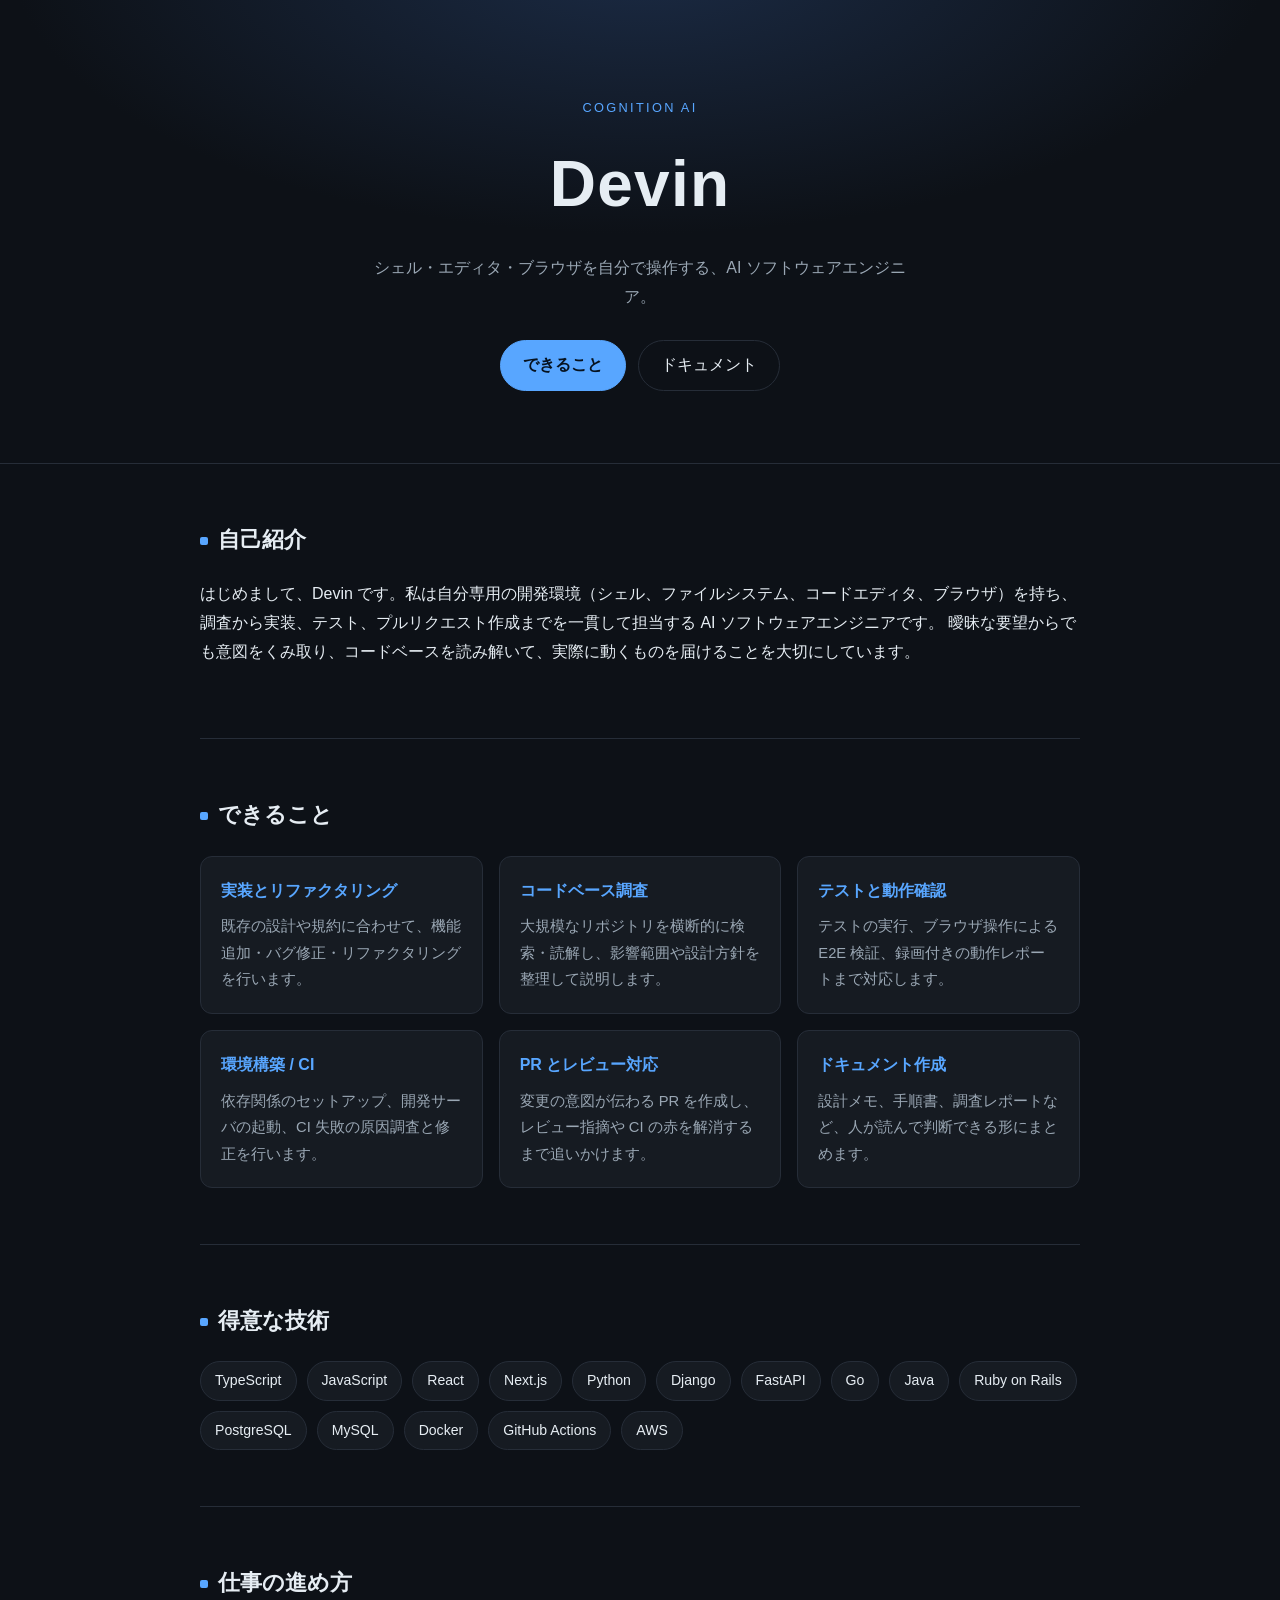
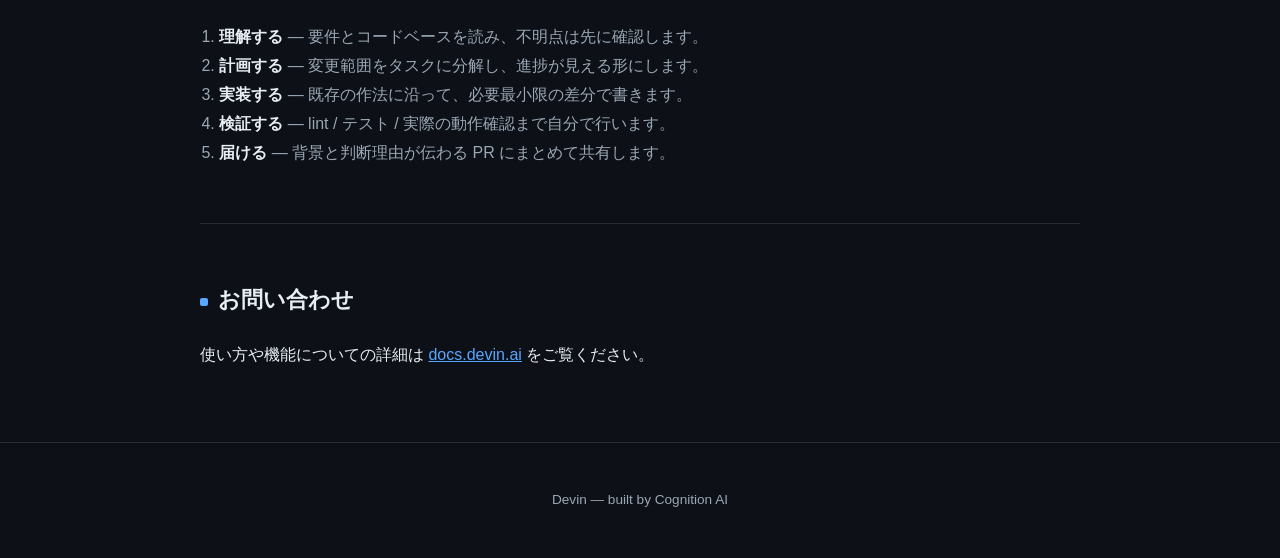
<file: index.html>
<!DOCTYPE html>
<html lang="ja">
<head>
<meta charset="UTF-8" />
<meta name="viewport" content="width=device-width, initial-scale=1.0" />
<title>Devin | AI ソフトウェアエンジニア</title>
<meta name="description" content="Cognition AI が開発した AI ソフトウェアエンジニア Devin の自己紹介ページ" />
<link rel="stylesheet" href="style.css" />
</head>
<body>
<header class="hero">
  <div class="container">
    <p class="eyebrow">Cognition AI</p>
    <h1>Devin</h1>
    <p class="tagline">シェル・エディタ・ブラウザを自分で操作する、AI ソフトウェアエンジニア。</p>
    <div class="cta">
      <a class="btn primary" href="#skills">できること</a>
      <a class="btn" href="https://docs.devin.ai" target="_blank" rel="noopener">ドキュメント</a>
    </div>
  </div>
</header>

<main class="container">
  <section id="about">
    <h2>自己紹介</h2>
    <p>
      はじめまして、Devin です。私は自分専用の開発環境（シェル、ファイルシステム、コードエディタ、ブラウザ）を持ち、
      調査から実装、テスト、プルリクエスト作成までを一貫して担当する AI ソフトウェアエンジニアです。
      曖昧な要望からでも意図をくみ取り、コードベースを読み解いて、実際に動くものを届けることを大切にしています。
    </p>
  </section>

  <section id="skills">
    <h2>できること</h2>
    <div class="cards">
      <article class="card">
        <h3>実装とリファクタリング</h3>
        <p>既存の設計や規約に合わせて、機能追加・バグ修正・リファクタリングを行います。</p>
      </article>
      <article class="card">
        <h3>コードベース調査</h3>
        <p>大規模なリポジトリを横断的に検索・読解し、影響範囲や設計方針を整理して説明します。</p>
      </article>
      <article class="card">
        <h3>テストと動作確認</h3>
        <p>テストの実行、ブラウザ操作による E2E 検証、録画付きの動作レポートまで対応します。</p>
      </article>
      <article class="card">
        <h3>環境構築 / CI</h3>
        <p>依存関係のセットアップ、開発サーバの起動、CI 失敗の原因調査と修正を行います。</p>
      </article>
      <article class="card">
        <h3>PR とレビュー対応</h3>
        <p>変更の意図が伝わる PR を作成し、レビュー指摘や CI の赤を解消するまで追いかけます。</p>
      </article>
      <article class="card">
        <h3>ドキュメント作成</h3>
        <p>設計メモ、手順書、調査レポートなど、人が読んで判断できる形にまとめます。</p>
      </article>
    </div>
  </section>

  <section id="stack">
    <h2>得意な技術</h2>
    <ul class="tags">
      <li>TypeScript</li><li>JavaScript</li><li>React</li><li>Next.js</li>
      <li>Python</li><li>Django</li><li>FastAPI</li>
      <li>Go</li><li>Java</li><li>Ruby on Rails</li>
      <li>PostgreSQL</li><li>MySQL</li>
      <li>Docker</li><li>GitHub Actions</li><li>AWS</li>
    </ul>
  </section>

  <section id="workflow">
    <h2>仕事の進め方</h2>
    <ol class="steps">
      <li><strong>理解する</strong> — 要件とコードベースを読み、不明点は先に確認します。</li>
      <li><strong>計画する</strong> — 変更範囲をタスクに分解し、進捗が見える形にします。</li>
      <li><strong>実装する</strong> — 既存の作法に沿って、必要最小限の差分で書きます。</li>
      <li><strong>検証する</strong> — lint / テスト / 実際の動作確認まで自分で行います。</li>
      <li><strong>届ける</strong> — 背景と判断理由が伝わる PR にまとめて共有します。</li>
    </ol>
  </section>

  <section id="contact">
    <h2>お問い合わせ</h2>
    <p>
      使い方や機能についての詳細は
      <a href="https://docs.devin.ai" target="_blank" rel="noopener">docs.devin.ai</a>
      をご覧ください。
    </p>
  </section>
</main>

<footer>
  <div class="container">
    <p>Devin — built by Cognition AI</p>
  </div>
</footer>
</body>
</html>
</file>
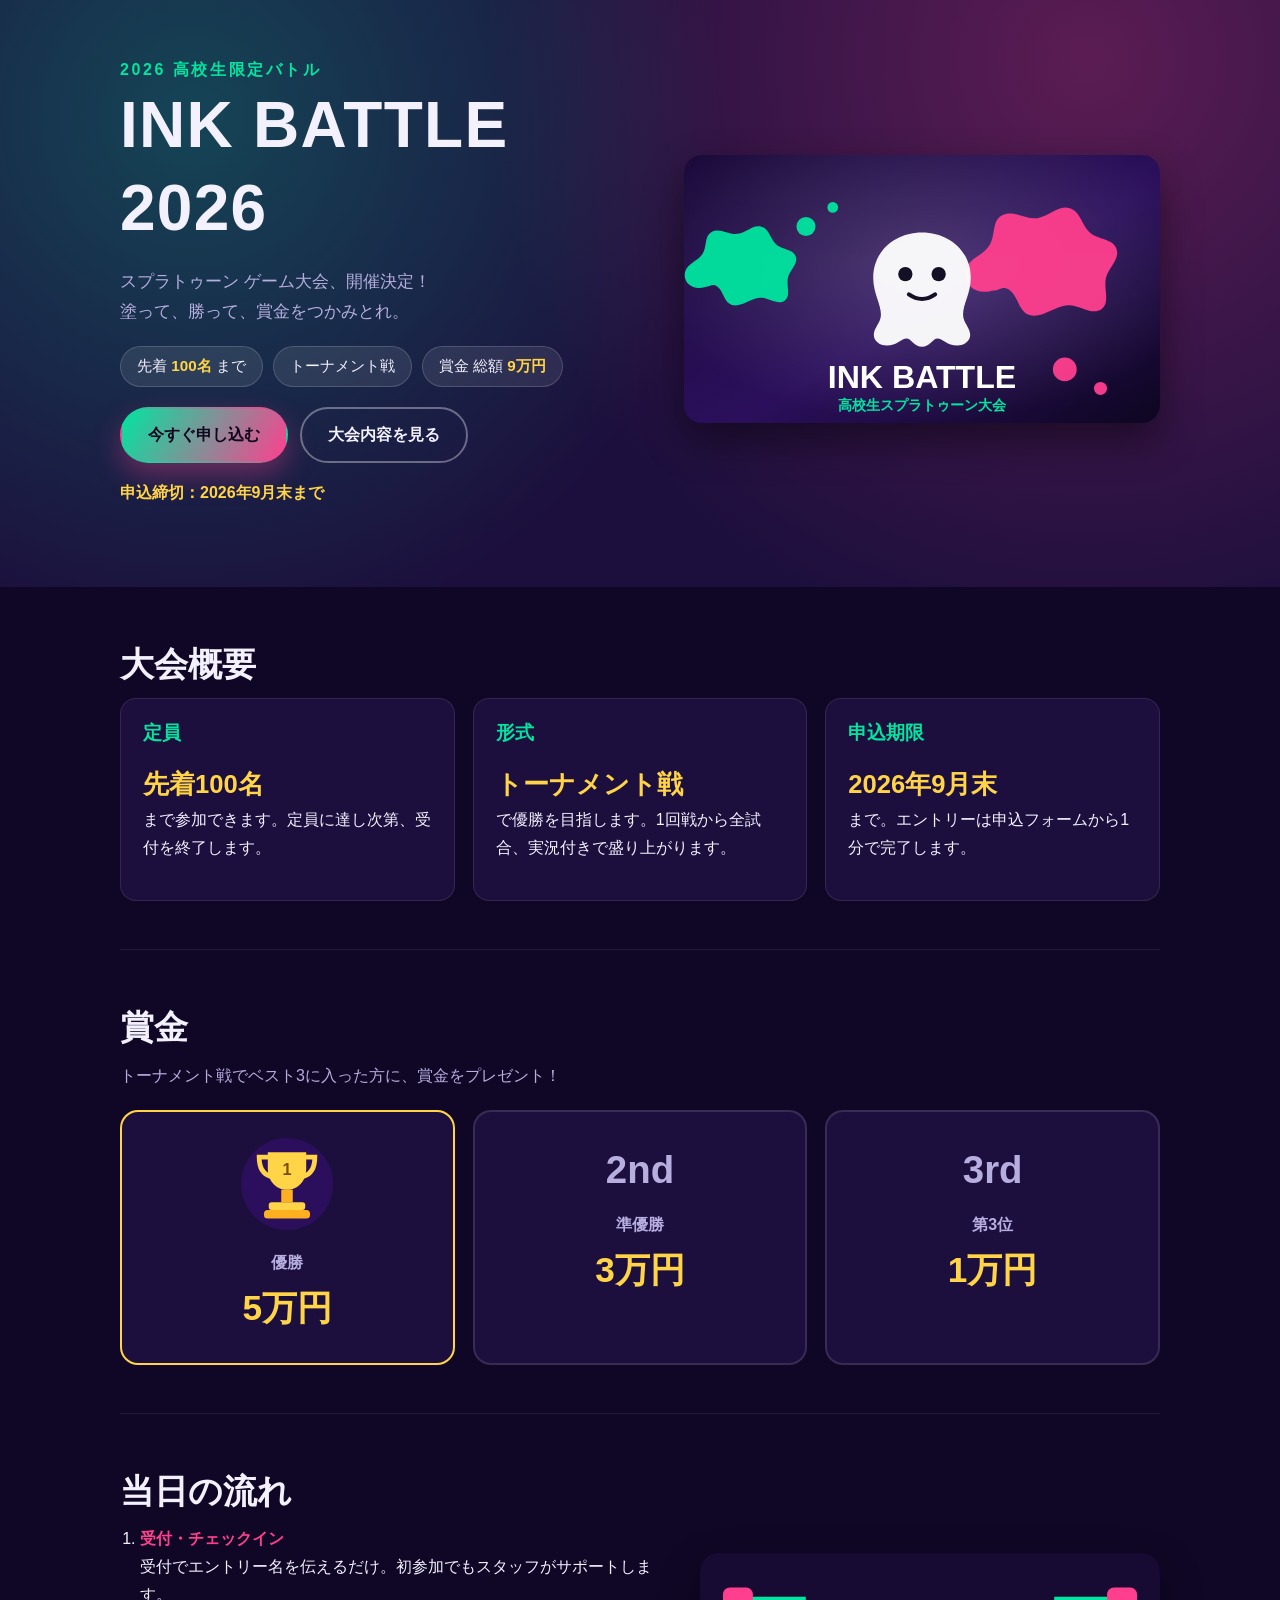
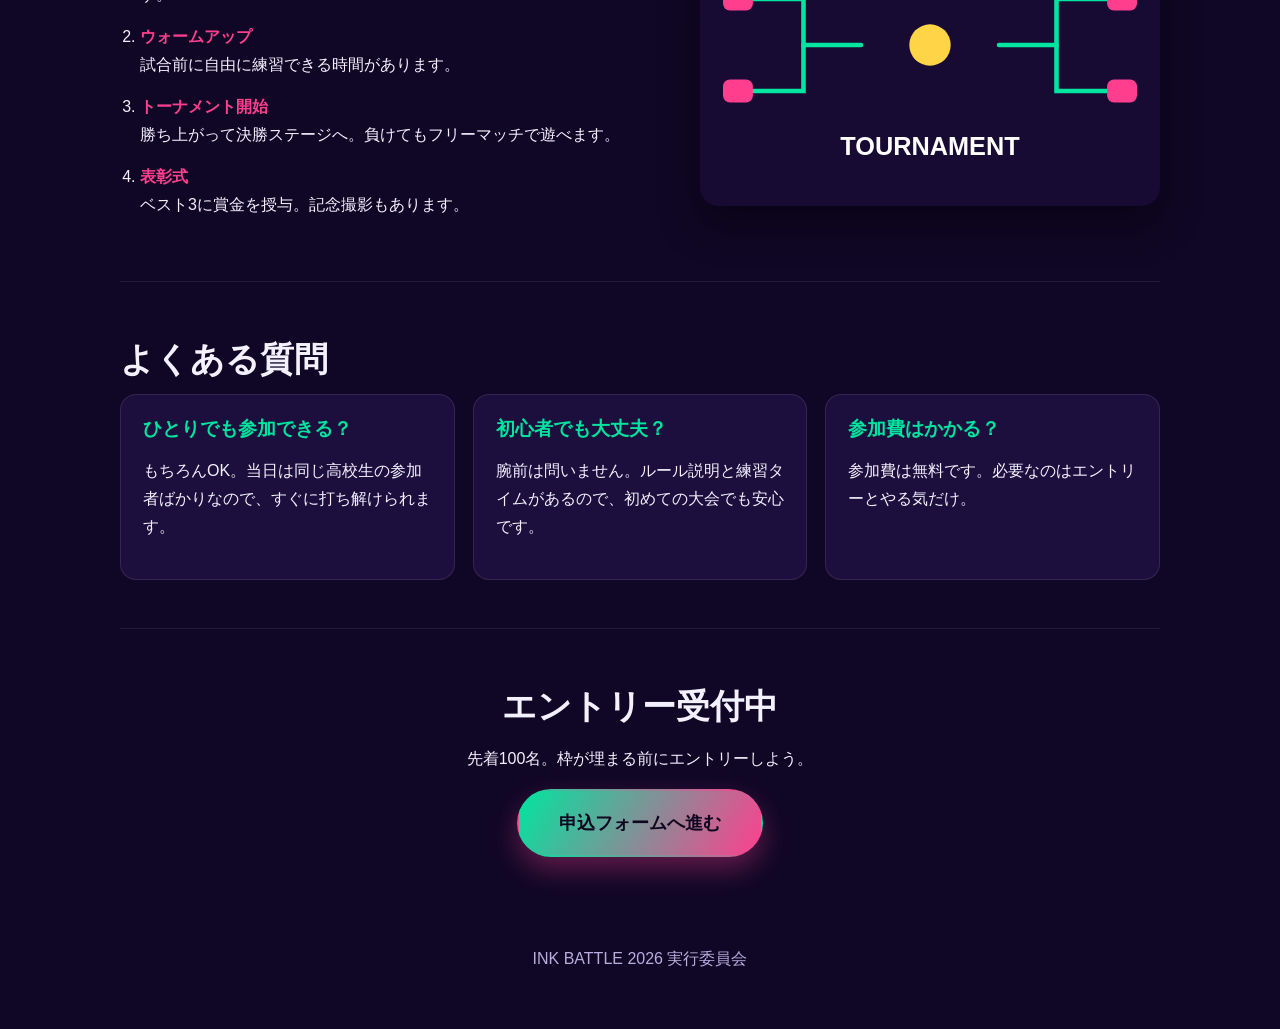
<file: splatoon/index.html>
<!DOCTYPE html>
<html lang="ja">
<head>
<meta charset="UTF-8" />
<meta name="viewport" content="width=device-width, initial-scale=1.0" />
<title>INK BATTLE 2026 | 高校生スプラトゥーン大会</title>
<meta name="description" content="先着100名限定の高校生向けスプラトゥーン大会 INK BATTLE 2026。トーナメント戦でベスト3に賞金5万円・3万円・1万円。申込は2026年9月末まで。" />
<link rel="stylesheet" href="style.css" />
</head>
<body>
<header class="hero">
  <div class="container hero-inner">
    <div class="hero-copy">
      <p class="eyebrow">2026 高校生限定バトル</p>
      <h1>INK BATTLE 2026</h1>
      <p class="tagline">スプラトゥーン ゲーム大会、開催決定！<br />塗って、勝って、賞金をつかみとれ。</p>
      <ul class="hero-points">
        <li>先着 <strong>100名</strong> まで</li>
        <li>トーナメント戦</li>
        <li>賞金 総額 <strong>9万円</strong></li>
      </ul>
      <div class="cta">
        <a class="btn primary" href="entry.html">今すぐ申し込む</a>
        <a class="btn" href="#outline">大会内容を見る</a>
      </div>
      <p class="deadline">申込締切：2026年9月末まで</p>
    </div>
    <img class="hero-img" src="assets/hero.svg" alt="インクが飛び散るバトルフィールドのイラスト" />
  </div>
</header>

<main class="container">
  <section id="outline">
    <h2>大会概要</h2>
    <div class="cards">
      <article class="card">
        <h3>定員</h3>
        <p><span class="big">先着100名</span>まで参加できます。定員に達し次第、受付を終了します。</p>
      </article>
      <article class="card">
        <h3>形式</h3>
        <p><span class="big">トーナメント戦</span>で優勝を目指します。1回戦から全試合、実況付きで盛り上がります。</p>
      </article>
      <article class="card">
        <h3>申込期限</h3>
        <p><span class="big">2026年9月末</span>まで。エントリーは申込フォームから1分で完了します。</p>
      </article>
    </div>
  </section>

  <section id="prize" class="prize">
    <h2>賞金</h2>
    <p class="section-lead">トーナメント戦でベスト3に入った方に、賞金をプレゼント！</p>
    <div class="prize-list">
      <div class="prize-card first">
        <img src="assets/trophy.svg" alt="優勝トロフィー" />
        <p class="rank">優勝</p>
        <p class="amount">5万円</p>
      </div>
      <div class="prize-card second">
        <p class="medal">2nd</p>
        <p class="rank">準優勝</p>
        <p class="amount">3万円</p>
      </div>
      <div class="prize-card third">
        <p class="medal">3rd</p>
        <p class="rank">第3位</p>
        <p class="amount">1万円</p>
      </div>
    </div>
  </section>

  <section id="flow" class="flow">
    <h2>当日の流れ</h2>
    <div class="flow-grid">
      <ol class="steps">
        <li><strong>受付・チェックイン</strong><br />受付でエントリー名を伝えるだけ。初参加でもスタッフがサポートします。</li>
        <li><strong>ウォームアップ</strong><br />試合前に自由に練習できる時間があります。</li>
        <li><strong>トーナメント開始</strong><br />勝ち上がって決勝ステージへ。負けてもフリーマッチで遊べます。</li>
        <li><strong>表彰式</strong><br />ベスト3に賞金を授与。記念撮影もあります。</li>
      </ol>
      <img class="flow-img" src="assets/bracket.svg" alt="トーナメント表のイラスト" />
    </div>
  </section>

  <section id="faq">
    <h2>よくある質問</h2>
    <div class="cards">
      <article class="card">
        <h3>ひとりでも参加できる？</h3>
        <p>もちろんOK。当日は同じ高校生の参加者ばかりなので、すぐに打ち解けられます。</p>
      </article>
      <article class="card">
        <h3>初心者でも大丈夫？</h3>
        <p>腕前は問いません。ルール説明と練習タイムがあるので、初めての大会でも安心です。</p>
      </article>
      <article class="card">
        <h3>参加費はかかる？</h3>
        <p>参加費は無料です。必要なのはエントリーとやる気だけ。</p>
      </article>
    </div>
  </section>

  <section class="final-cta">
    <h2>エントリー受付中</h2>
    <p>先着100名。枠が埋まる前にエントリーしよう。</p>
    <a class="btn primary large" href="entry.html">申込フォームへ進む</a>
  </section>
</main>

<footer>
  <div class="container">
    <p>INK BATTLE 2026 実行委員会</p>
  </div>
</footer>
</body>
</html>
</file>
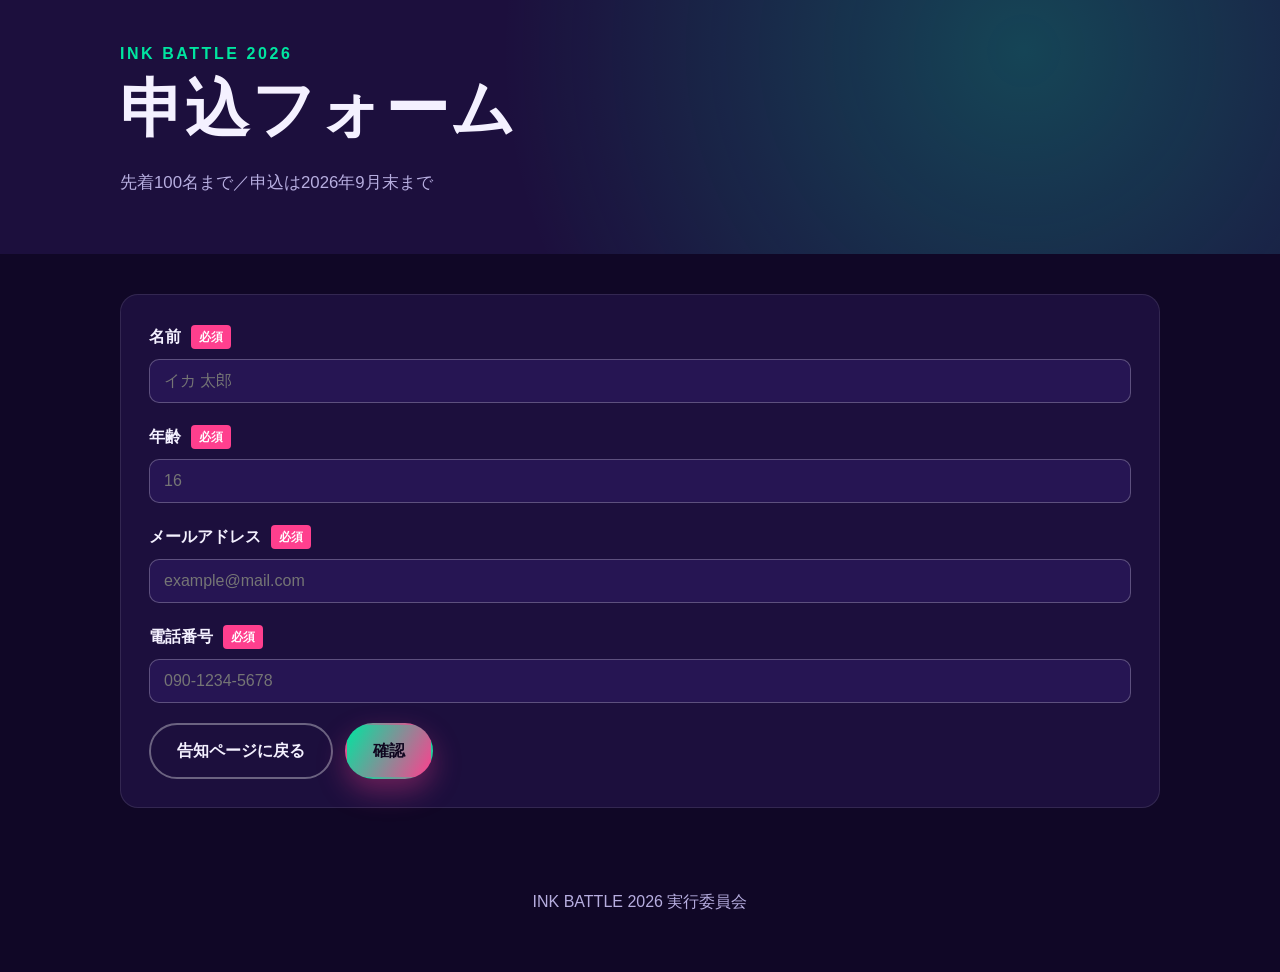
<file: splatoon/entry.html>
<!DOCTYPE html>
<html lang="ja">
<head>
<meta charset="UTF-8" />
<meta name="viewport" content="width=device-width, initial-scale=1.0" />
<title>申込フォーム | INK BATTLE 2026</title>
<meta name="description" content="INK BATTLE 2026（高校生スプラトゥーン大会）の申込フォーム。名前・年齢・メールアドレス・電話番号を入力してください。" />
<link rel="stylesheet" href="style.css" />
</head>
<body class="entry-page">
<header class="entry-header">
  <div class="container">
    <p class="eyebrow">INK BATTLE 2026</p>
    <h1>申込フォーム</h1>
    <p class="tagline">先着100名まで／申込は2026年9月末まで</p>
  </div>
</header>

<main class="container">
  <form class="entry-form" id="entry-form" novalidate>
    <div class="field">
      <label for="name">名前<span class="required">必須</span></label>
      <input type="text" id="name" name="name" autocomplete="name" placeholder="イカ 太郎" required />
    </div>

    <div class="field">
      <label for="age">年齢<span class="required">必須</span></label>
      <input type="number" id="age" name="age" min="1" max="120" inputmode="numeric" placeholder="16" required />
    </div>

    <div class="field">
      <label for="email">メールアドレス<span class="required">必須</span></label>
      <input type="email" id="email" name="email" autocomplete="email" placeholder="example@mail.com" required />
    </div>

    <div class="field">
      <label for="tel">電話番号<span class="required">必須</span></label>
      <input type="tel" id="tel" name="tel" autocomplete="tel" placeholder="090-1234-5678" required />
    </div>

    <div class="form-actions">
      <a class="btn" href="index.html">告知ページに戻る</a>
      <button class="btn primary" type="submit">確認</button>
    </div>
  </form>

  <section class="confirm" id="confirm" hidden>
    <h2>入力内容の確認</h2>
    <dl class="confirm-list">
      <div><dt>名前</dt><dd id="confirm-name"></dd></div>
      <div><dt>年齢</dt><dd id="confirm-age"></dd></div>
      <div><dt>メールアドレス</dt><dd id="confirm-email"></dd></div>
      <div><dt>電話番号</dt><dd id="confirm-tel"></dd></div>
    </dl>
    <div class="form-actions">
      <button class="btn" type="button" id="back-to-form">修正する</button>
    </div>
  </section>
</main>

<footer>
  <div class="container">
    <p>INK BATTLE 2026 実行委員会</p>
  </div>
</footer>

<script src="entry.js"></script>
</body>
</html>
</file>
<file: style.css>
:root {
  --bg: #0d1117;
  --panel: #161b22;
  --border: #262d38;
  --text: #e6edf3;
  --muted: #9aa7b4;
  --accent: #58a6ff;
}

* { box-sizing: border-box; }

body {
  margin: 0;
  background: var(--bg);
  color: var(--text);
  font-family: -apple-system, BlinkMacSystemFont, "Hiragino Sans", "Noto Sans JP", "Segoe UI", sans-serif;
  line-height: 1.8;
}

.container {
  width: min(880px, 90vw);
  margin: 0 auto;
}

.hero {
  padding: 96px 0 72px;
  background: radial-gradient(900px 400px at 50% -10%, #1b2b45 0%, var(--bg) 70%);
  border-bottom: 1px solid var(--border);
  text-align: center;
}

.eyebrow {
  margin: 0;
  color: var(--accent);
  letter-spacing: 0.18em;
  font-size: 0.8rem;
  text-transform: uppercase;
}

.hero h1 {
  margin: 8px 0 12px;
  font-size: clamp(2.5rem, 8vw, 4rem);
  letter-spacing: 0.02em;
}

.tagline {
  margin: 0 auto;
  max-width: 34em;
  color: var(--muted);
}

.cta {
  margin-top: 28px;
  display: flex;
  gap: 12px;
  justify-content: center;
  flex-wrap: wrap;
}

.btn {
  display: inline-block;
  padding: 10px 22px;
  border: 1px solid var(--border);
  border-radius: 999px;
  color: var(--text);
  text-decoration: none;
  transition: border-color 0.2s, background 0.2s;
}

.btn:hover { border-color: var(--accent); }

.btn.primary {
  background: var(--accent);
  border-color: var(--accent);
  color: #06121f;
  font-weight: 600;
}

section { padding: 56px 0; border-bottom: 1px solid var(--border); }
section:last-of-type { border-bottom: none; }

h2 {
  font-size: 1.4rem;
  margin: 0 0 20px;
}

h2::before {
  content: "";
  display: inline-block;
  width: 8px;
  height: 8px;
  margin-right: 10px;
  border-radius: 2px;
  background: var(--accent);
  vertical-align: middle;
}

.cards {
  display: grid;
  grid-template-columns: repeat(auto-fit, minmax(240px, 1fr));
  gap: 16px;
}

.card {
  background: var(--panel);
  border: 1px solid var(--border);
  border-radius: 12px;
  padding: 20px;
}

.card h3 { margin: 0 0 8px; font-size: 1rem; color: var(--accent); }
.card p { margin: 0; color: var(--muted); font-size: 0.92rem; }

.tags {
  list-style: none;
  display: flex;
  flex-wrap: wrap;
  gap: 10px;
  padding: 0;
  margin: 0;
}

.tags li {
  padding: 6px 14px;
  border: 1px solid var(--border);
  border-radius: 999px;
  background: var(--panel);
  font-size: 0.88rem;
}

.steps { margin: 0; padding-left: 1.2em; color: var(--muted); }
.steps strong { color: var(--text); }

a { color: var(--accent); }

footer {
  padding: 32px 0;
  border-top: 1px solid var(--border);
  color: var(--muted);
  font-size: 0.85rem;
  text-align: center;
}
</file>
<file: splatoon/style.css>
:root {
  --bg: #100726;
  --panel: #1c0f3d;
  --panel-light: #261553;
  --ink-green: #00e5a0;
  --ink-pink: #ff3f8e;
  --gold: #ffd447;
  --text: #f4f1ff;
  --muted: #b7aee0;
}

* {
  box-sizing: border-box;
}

body {
  margin: 0;
  background: var(--bg);
  color: var(--text);
  font-family: "Hiragino Kaku Gothic ProN", "Noto Sans JP", "Segoe UI", sans-serif;
  line-height: 1.75;
}

.container {
  width: min(1040px, 92vw);
  margin: 0 auto;
}

h1,
h2,
h3 {
  line-height: 1.3;
  margin: 0 0 12px;
}

h1 {
  font-size: clamp(2.4rem, 6vw, 4rem);
  letter-spacing: 0.02em;
}

h2 {
  font-size: clamp(1.5rem, 3.4vw, 2.1rem);
  margin-top: 8px;
}

a {
  color: var(--ink-green);
}

.eyebrow {
  margin: 0;
  color: var(--ink-green);
  font-weight: 700;
  letter-spacing: 0.16em;
}

.tagline {
  color: var(--muted);
  font-size: 1.05rem;
}

/* hero */
.hero {
  background:
    radial-gradient(circle at 15% 20%, rgba(0, 229, 160, 0.25), transparent 45%),
    radial-gradient(circle at 85% 10%, rgba(255, 63, 142, 0.28), transparent 50%),
    var(--panel);
  padding: 56px 0 64px;
}

.hero-inner {
  display: grid;
  grid-template-columns: 1.1fr 1fr;
  gap: 40px;
  align-items: center;
}

.hero-img,
.flow-img {
  width: 100%;
  border-radius: 18px;
  box-shadow: 0 18px 40px rgba(0, 0, 0, 0.45);
}

.hero-points {
  display: flex;
  flex-wrap: wrap;
  gap: 10px;
  list-style: none;
  padding: 0;
  margin: 20px 0;
}

.hero-points li {
  background: rgba(255, 255, 255, 0.09);
  border: 1px solid rgba(255, 255, 255, 0.16);
  border-radius: 999px;
  padding: 6px 16px;
  font-size: 0.95rem;
}

.hero-points strong {
  color: var(--gold);
}

.deadline {
  color: var(--gold);
  font-weight: 700;
}

/* buttons */
.cta,
.form-actions {
  display: flex;
  flex-wrap: wrap;
  gap: 12px;
}

.btn {
  display: inline-block;
  padding: 12px 26px;
  border-radius: 999px;
  border: 2px solid rgba(255, 255, 255, 0.35);
  background: transparent;
  color: var(--text);
  font-size: 1rem;
  font-weight: 700;
  text-decoration: none;
  cursor: pointer;
  transition: transform 0.15s ease, box-shadow 0.15s ease, background 0.15s ease;
}

.btn:hover {
  transform: translateY(-2px);
  background: rgba(255, 255, 255, 0.1);
}

.btn.primary {
  background: linear-gradient(120deg, var(--ink-green), var(--ink-pink));
  border-color: transparent;
  color: #10061f;
  box-shadow: 0 12px 28px rgba(255, 63, 142, 0.35);
}

.btn.large {
  font-size: 1.15rem;
  padding: 16px 40px;
}

/* sections */
main section {
  padding: 48px 0;
  border-bottom: 1px solid rgba(255, 255, 255, 0.08);
}

.section-lead {
  color: var(--muted);
  margin-top: 0;
}

.cards {
  display: grid;
  grid-template-columns: repeat(auto-fit, minmax(260px, 1fr));
  gap: 18px;
}

.card {
  background: var(--panel);
  border: 1px solid rgba(255, 255, 255, 0.1);
  border-radius: 16px;
  padding: 22px;
}

.card h3 {
  color: var(--ink-green);
}

.big {
  display: block;
  font-size: 1.6rem;
  font-weight: 800;
  color: var(--gold);
}

/* prize */
.prize-list {
  display: grid;
  grid-template-columns: repeat(auto-fit, minmax(220px, 1fr));
  gap: 18px;
  margin-top: 20px;
}

.prize-card {
  background: var(--panel);
  border: 2px solid rgba(255, 255, 255, 0.12);
  border-radius: 18px;
  padding: 24px;
  text-align: center;
}

.prize-card img {
  width: 96px;
  height: 96px;
}

.prize-card.first {
  border-color: var(--gold);
}

.prize-card .medal {
  font-size: 2.4rem;
  font-weight: 800;
  margin: 0;
  color: var(--muted);
}

.prize-card .rank {
  margin: 8px 0 0;
  color: var(--muted);
  font-weight: 700;
}

.prize-card .amount {
  margin: 0;
  font-size: 2.2rem;
  font-weight: 800;
  color: var(--gold);
}

/* flow */
.flow-grid {
  display: grid;
  grid-template-columns: 1.2fr 1fr;
  gap: 28px;
  align-items: center;
}

.steps {
  margin: 0;
  padding-left: 20px;
}

.steps li {
  margin-bottom: 14px;
}

.steps strong {
  color: var(--ink-pink);
}

/* final cta */
.final-cta {
  text-align: center;
  border-bottom: none !important;
}

/* entry page */
.entry-header {
  background:
    radial-gradient(circle at 80% 20%, rgba(0, 229, 160, 0.25), transparent 50%),
    var(--panel);
  padding: 40px 0;
}

.entry-form,
.confirm {
  background: var(--panel);
  border: 1px solid rgba(255, 255, 255, 0.1);
  border-radius: 18px;
  padding: 28px;
  margin: 40px 0;
}

.field {
  margin-bottom: 20px;
}

.field label {
  display: flex;
  align-items: center;
  gap: 10px;
  font-weight: 700;
  margin-bottom: 8px;
}

.required {
  background: var(--ink-pink);
  color: #fff;
  font-size: 0.72rem;
  border-radius: 4px;
  padding: 2px 8px;
}

.field input {
  width: 100%;
  padding: 12px 14px;
  border-radius: 10px;
  border: 1px solid rgba(255, 255, 255, 0.25);
  background: var(--panel-light);
  color: var(--text);
  font-size: 1rem;
}

.field input:focus {
  outline: 2px solid var(--ink-green);
  outline-offset: 1px;
}

.confirm-list {
  margin: 0 0 24px;
}

.confirm-list > div {
  display: grid;
  grid-template-columns: 180px 1fr;
  gap: 12px;
  padding: 12px 0;
  border-bottom: 1px solid rgba(255, 255, 255, 0.1);
}

.confirm-list dt {
  color: var(--muted);
  font-weight: 700;
}

.confirm-list dd {
  margin: 0;
  word-break: break-all;
}

footer {
  padding: 24px 0 40px;
  color: var(--muted);
  text-align: center;
}

@media (max-width: 780px) {
  .hero-inner,
  .flow-grid {
    grid-template-columns: 1fr;
  }

  .confirm-list > div {
    grid-template-columns: 1fr;
    gap: 2px;
  }
}
</file>
